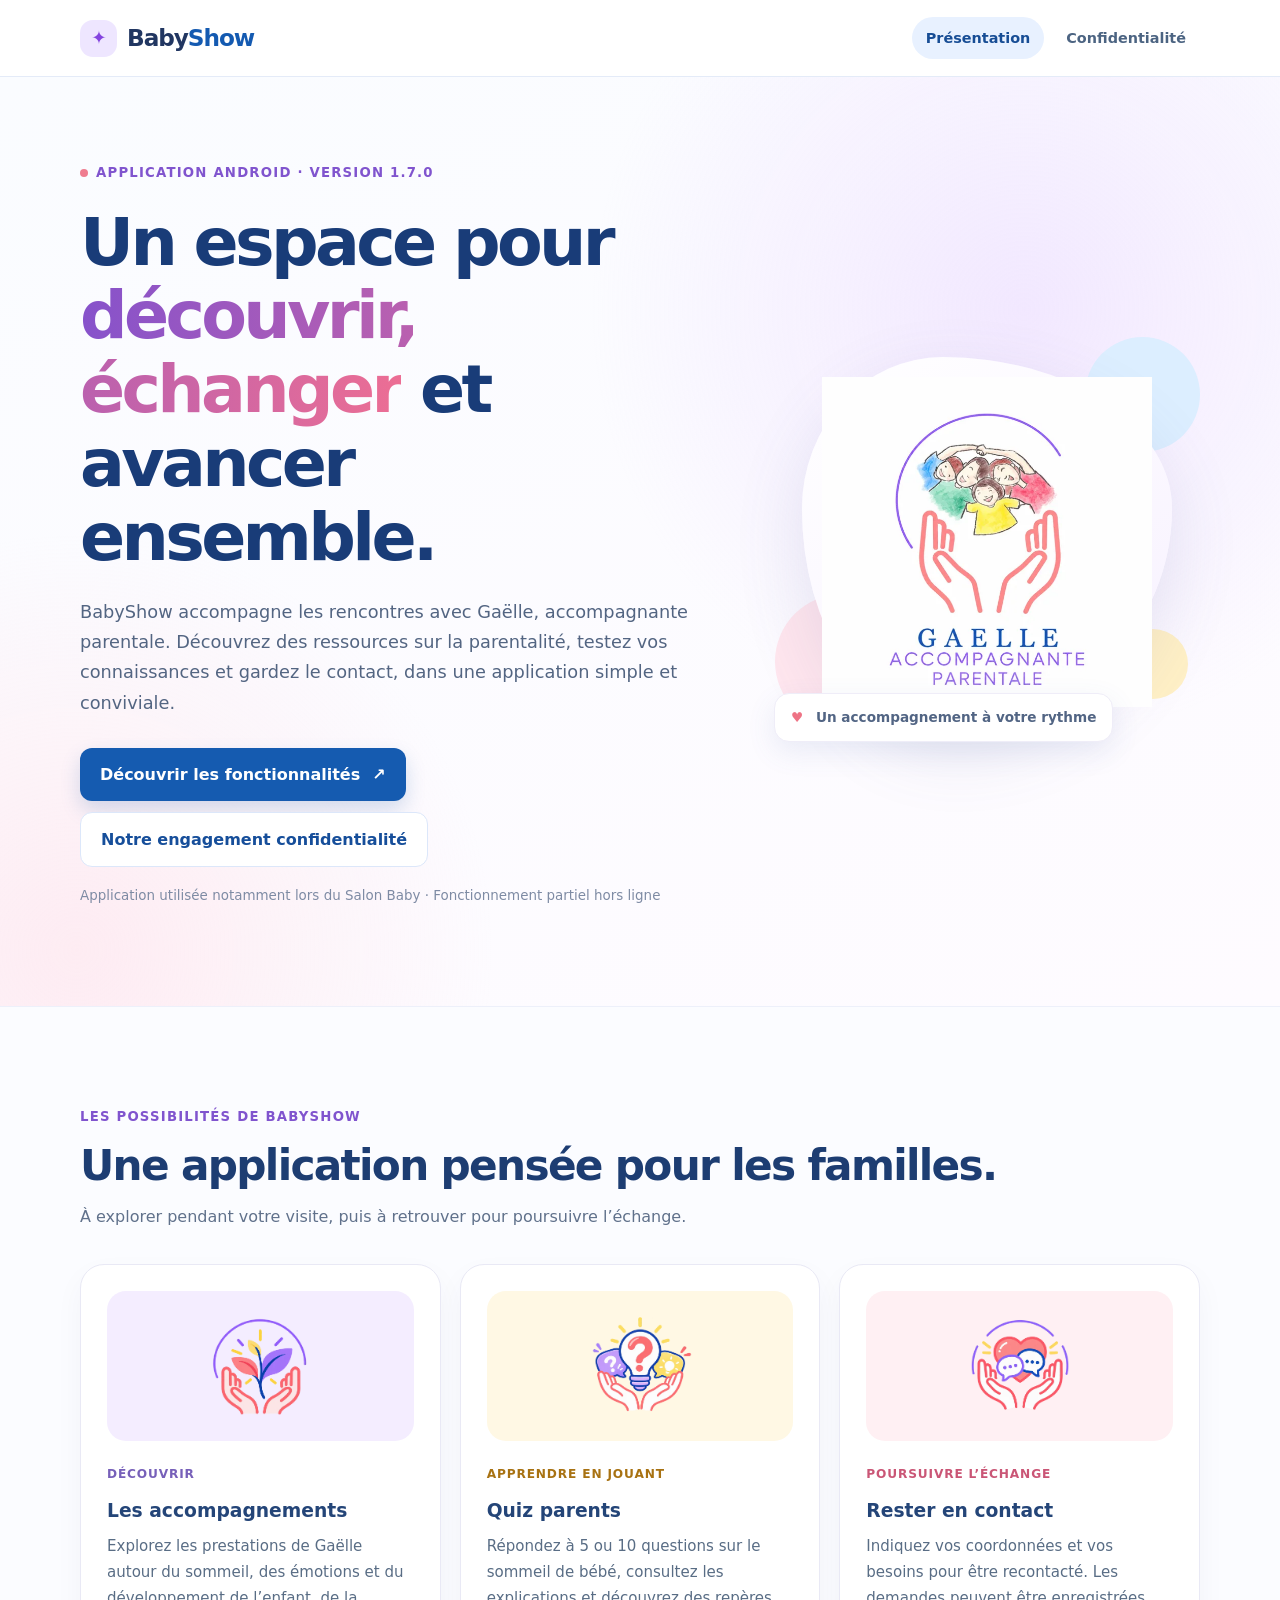
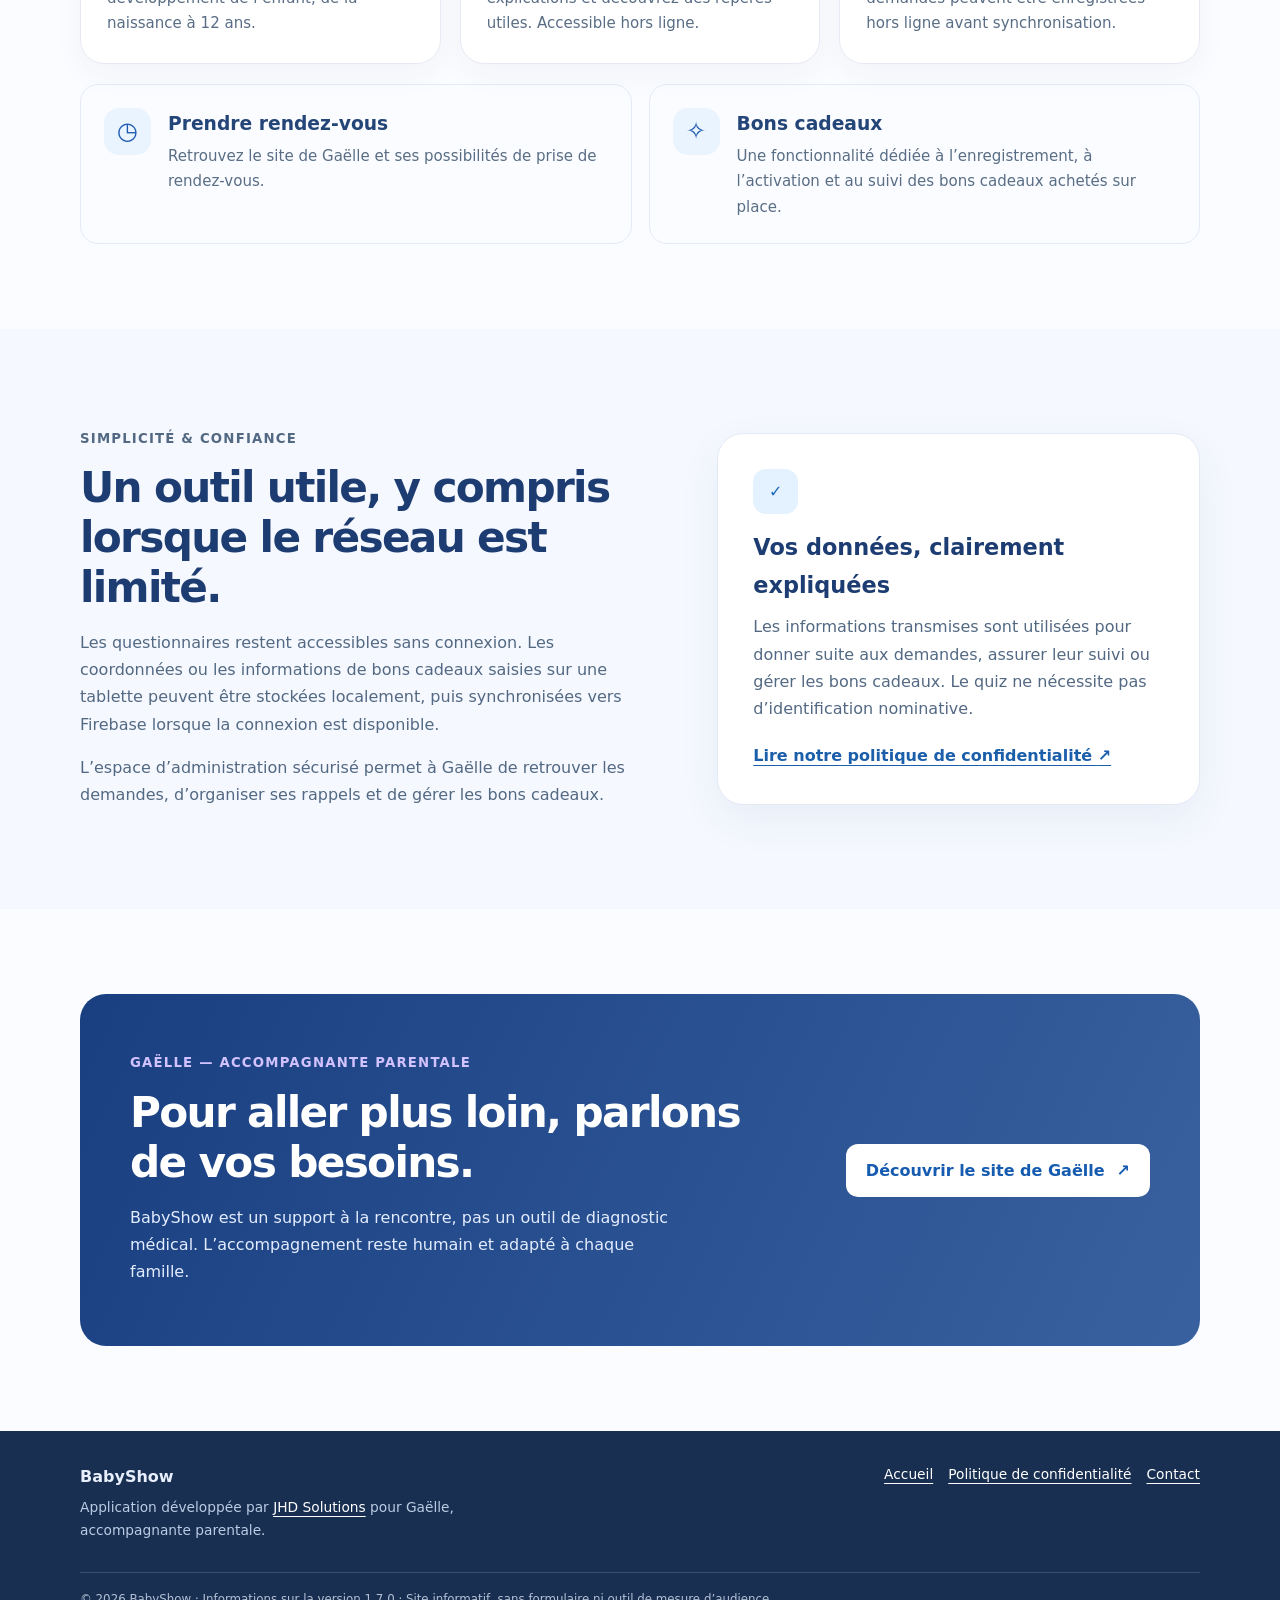
<file: index.html>
<!doctype html>
<html lang="fr">
<head>
  <meta charset="utf-8">
  <meta name="viewport" content="width=device-width, initial-scale=1">
  <meta name="theme-color" content="#1356a6">
  <meta name="description" content="BabyShow : découvrez les accompagnements de Gaëlle, un quiz sur le sommeil de bébé, les contacts et les bons cadeaux. Application Android développée par JHD Solutions.">
  <title>BabyShow — Découvrir, échanger, avancer ensemble</title>
  <link rel="icon" type="image/svg+xml" href="./favicon.svg">
  <link rel="stylesheet" href="./style.css">
</head>
<body>
  <a class="skip-link" href="#contenu">Passer au contenu</a>
  <header class="site-header">
    <div class="container header-row">
      <a class="brand" href="./" aria-label="BabyShow, accueil"><span class="brand-mark" aria-hidden="true">✦</span><span>Baby<span class="brand-blue">Show</span></span></a>
      <nav aria-label="Navigation principale"><a class="nav-active" href="./" aria-current="page">Présentation</a><a href="./confidentialite.html">Confidentialité</a></nav>
    </div>
  </header>
  <main id="contenu">
    <section class="hero">
      <div class="container hero-grid">
        <div>
          <div class="eyebrow"><span class="eyebrow-dot"></span> Application Android · Version 1.7.0</div>
          <h1>Un espace pour <em>découvrir, échanger</em> et avancer ensemble.</h1>
          <p class="lead">BabyShow accompagne les rencontres avec Gaëlle, accompagnante parentale. Découvrez des ressources sur la parentalité, testez vos connaissances et gardez le contact, dans une application simple et conviviale.</p>
          <div class="hero-actions"><a class="btn btn-primary" href="#fonctionnalites">Découvrir les fonctionnalités <span aria-hidden="true">↗</span></a><a class="btn btn-secondary" href="./confidentialite.html">Notre engagement confidentialité</a></div>
          <p class="helper">Application utilisée notamment lors du Salon Baby · Fonctionnement partiel hors ligne</p>
        </div>
        <div class="hero-graphic" aria-label="Illustration de l’univers de BabyShow">
          <span class="bubble bubble-a"></span><span class="bubble bubble-b"></span><span class="bubble bubble-c"></span>
          <div class="logo-frame"><img src="./assets/logo-gaelle.webp" alt="Logo de Gaëlle — Accompagnante parentale" width="330" height="330"></div>
          <div class="floating-note"><span class="floating-icon" aria-hidden="true">♥</span> Un accompagnement à votre rythme</div>
        </div>
      </div>
    </section>
    <section class="section" id="fonctionnalites">
      <div class="container"><p class="section-kicker">Les possibilités de BabyShow</p><h2>Une application pensée pour les familles.</h2><p class="section-intro">À explorer pendant votre visite, puis à retrouver pour poursuivre l’échange.</p>
        <div class="features">
          <article class="feature feature-purple"><div class="feature-art"><img loading="lazy" src="./assets/decouvrir.webp" alt="Illustration découvrir les accompagnements" width="128" height="128"></div><span class="small-tag">Découvrir</span><h3>Les accompagnements</h3><p>Explorez les prestations de Gaëlle autour du sommeil, des émotions et du développement de l’enfant, de la naissance à 12 ans.</p></article>
          <article class="feature feature-gold"><div class="feature-art"><img loading="lazy" src="./assets/quiz.webp" alt="Illustration quiz des parents" width="128" height="128"></div><span class="small-tag">Apprendre en jouant</span><h3>Quiz parents</h3><p>Répondez à 5 ou 10 questions sur le sommeil de bébé, consultez les explications et découvrez des repères utiles. Accessible hors ligne.</p></article>
          <article class="feature feature-pink"><div class="feature-art"><img loading="lazy" src="./assets/contact.webp" alt="Illustration rester en contact" width="128" height="128"></div><span class="small-tag">Poursuivre l’échange</span><h3>Rester en contact</h3><p>Indiquez vos coordonnées et vos besoins pour être recontacté. Les demandes peuvent être enregistrées hors ligne avant synchronisation.</p></article>
        </div>
        <div class="more-features"><div><span class="mini-symbol" aria-hidden="true">◷</span><div><h3>Prendre rendez-vous</h3><p>Retrouvez le site de Gaëlle et ses possibilités de prise de rendez-vous.</p></div></div><div><span class="mini-symbol" aria-hidden="true">✧</span><div><h3>Bons cadeaux</h3><p>Une fonctionnalité dédiée à l’enregistrement, à l’activation et au suivi des bons cadeaux achetés sur place.</p></div></div></div>
      </div>
    </section>
    <section class="section section-alt"><div class="container two-col"><div><p class="section-kicker">Simplicité & confiance</p><h2>Un outil utile, y compris lorsque le réseau est limité.</h2><p>Les questionnaires restent accessibles sans connexion. Les coordonnées ou les informations de bons cadeaux saisies sur une tablette peuvent être stockées localement, puis synchronisées vers Firebase lorsque la connexion est disponible.</p><p>L’espace d’administration sécurisé permet à Gaëlle de retrouver les demandes, d’organiser ses rappels et de gérer les bons cadeaux.</p></div><div class="note-card"><span class="note-mark" aria-hidden="true">✓</span><h3>Vos données, clairement expliquées</h3><p>Les informations transmises sont utilisées pour donner suite aux demandes, assurer leur suivi ou gérer les bons cadeaux. Le quiz ne nécessite pas d’identification nominative.</p><a class="text-link" href="./confidentialite.html">Lire notre politique de confidentialité <span aria-hidden="true">↗</span></a></div></div></section>
    <section class="section"><div class="container"><div class="cta-panel"><div><p class="section-kicker">Gaëlle — Accompagnante parentale</p><h2>Pour aller plus loin, parlons de vos besoins.</h2><p>BabyShow est un support à la rencontre, pas un outil de diagnostic médical. L’accompagnement reste humain et adapté à chaque famille.</p></div><a class="btn btn-light" href="https://www.gaelle-accompagnante-parentale.fr/" target="_blank" rel="noopener noreferrer">Découvrir le site de Gaëlle <span aria-hidden="true">↗</span></a></div></div></section>
  </main>
  <footer class="site-footer"><div class="container footer-row"><div><strong>BabyShow</strong><p>Application développée par <a href="https://github.com/jhd-solutions/" target="_blank" rel="noopener noreferrer">JHD Solutions</a> pour Gaëlle, accompagnante parentale.</p></div><nav aria-label="Liens de bas de page"><a href="./">Accueil</a><a href="./confidentialite.html">Politique de confidentialité</a><a href="mailto:gaelle.herrero.eje@gmail.com">Contact</a></nav></div><div class="container footer-bottom">© 2026 BabyShow · Informations sur la version 1.7.0 · Site informatif, sans formulaire ni outil de mesure d’audience.</div></footer>
</body>
</html>
</file>
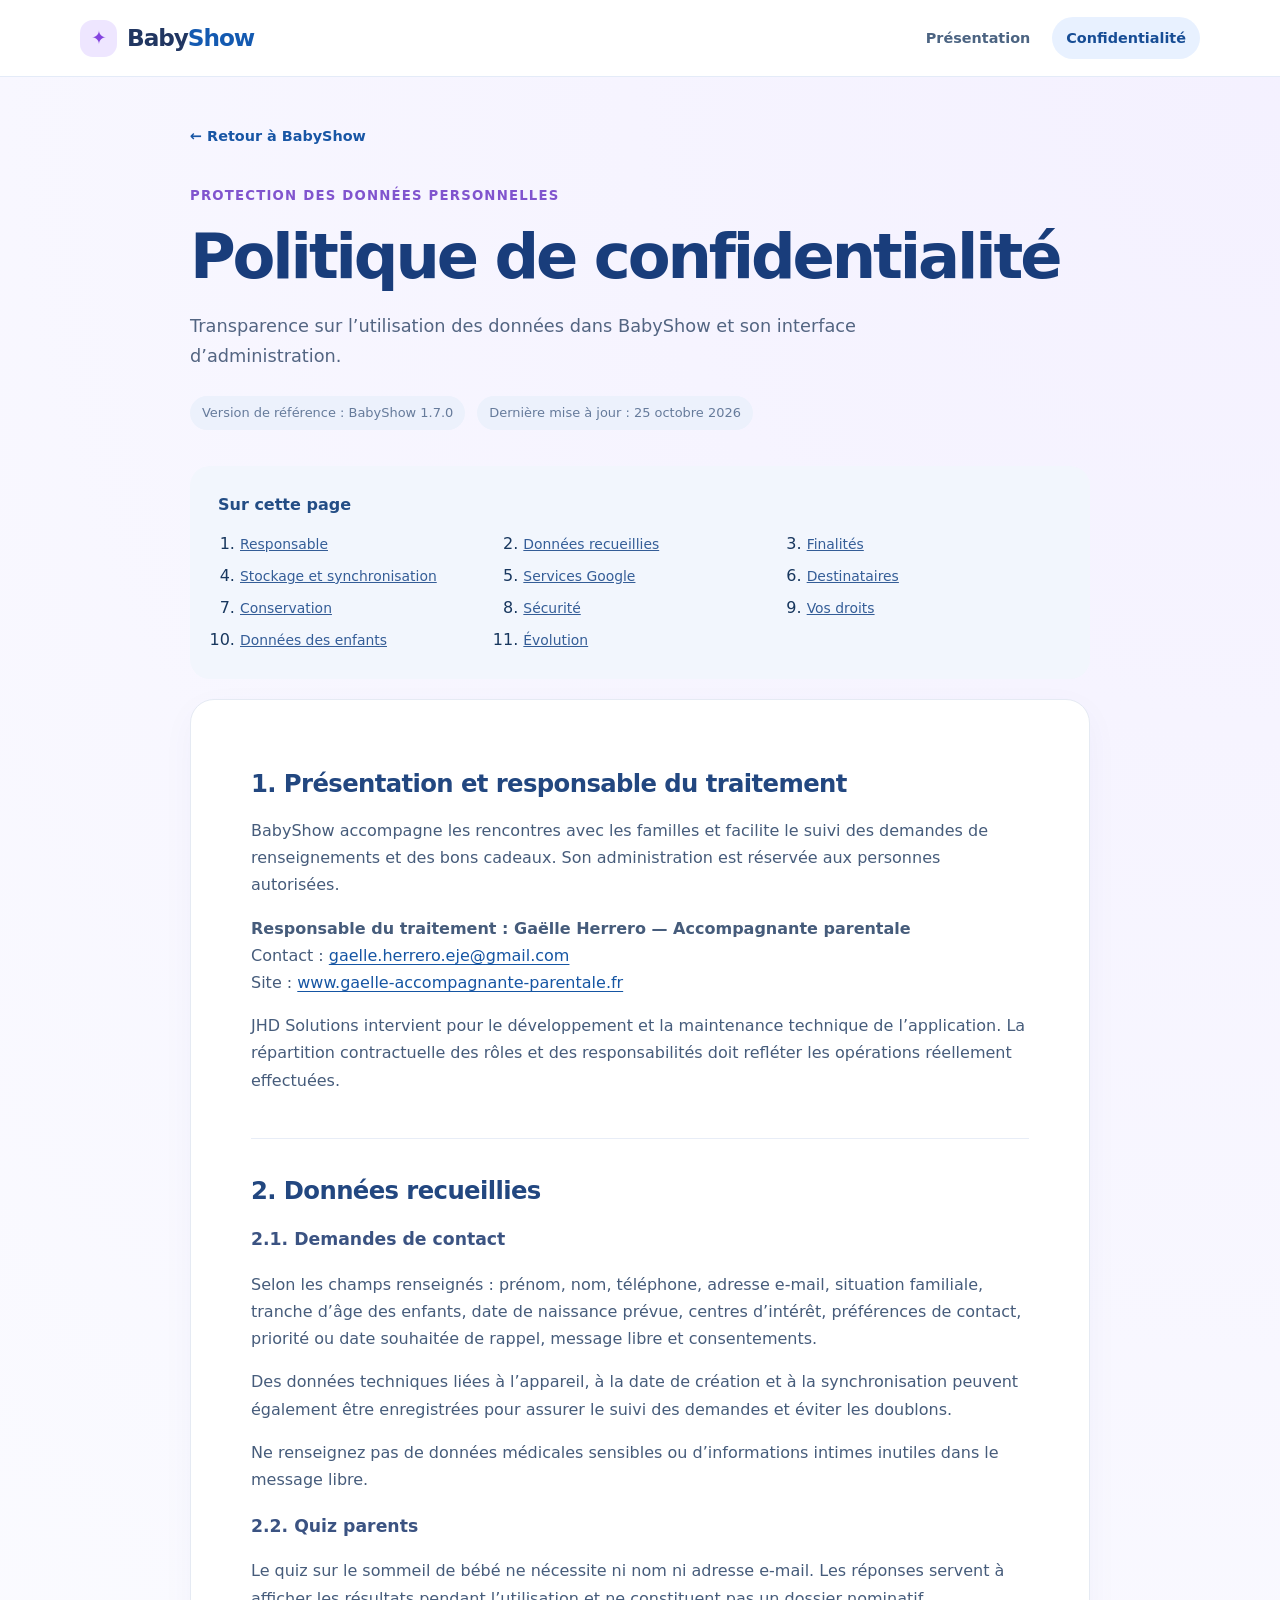
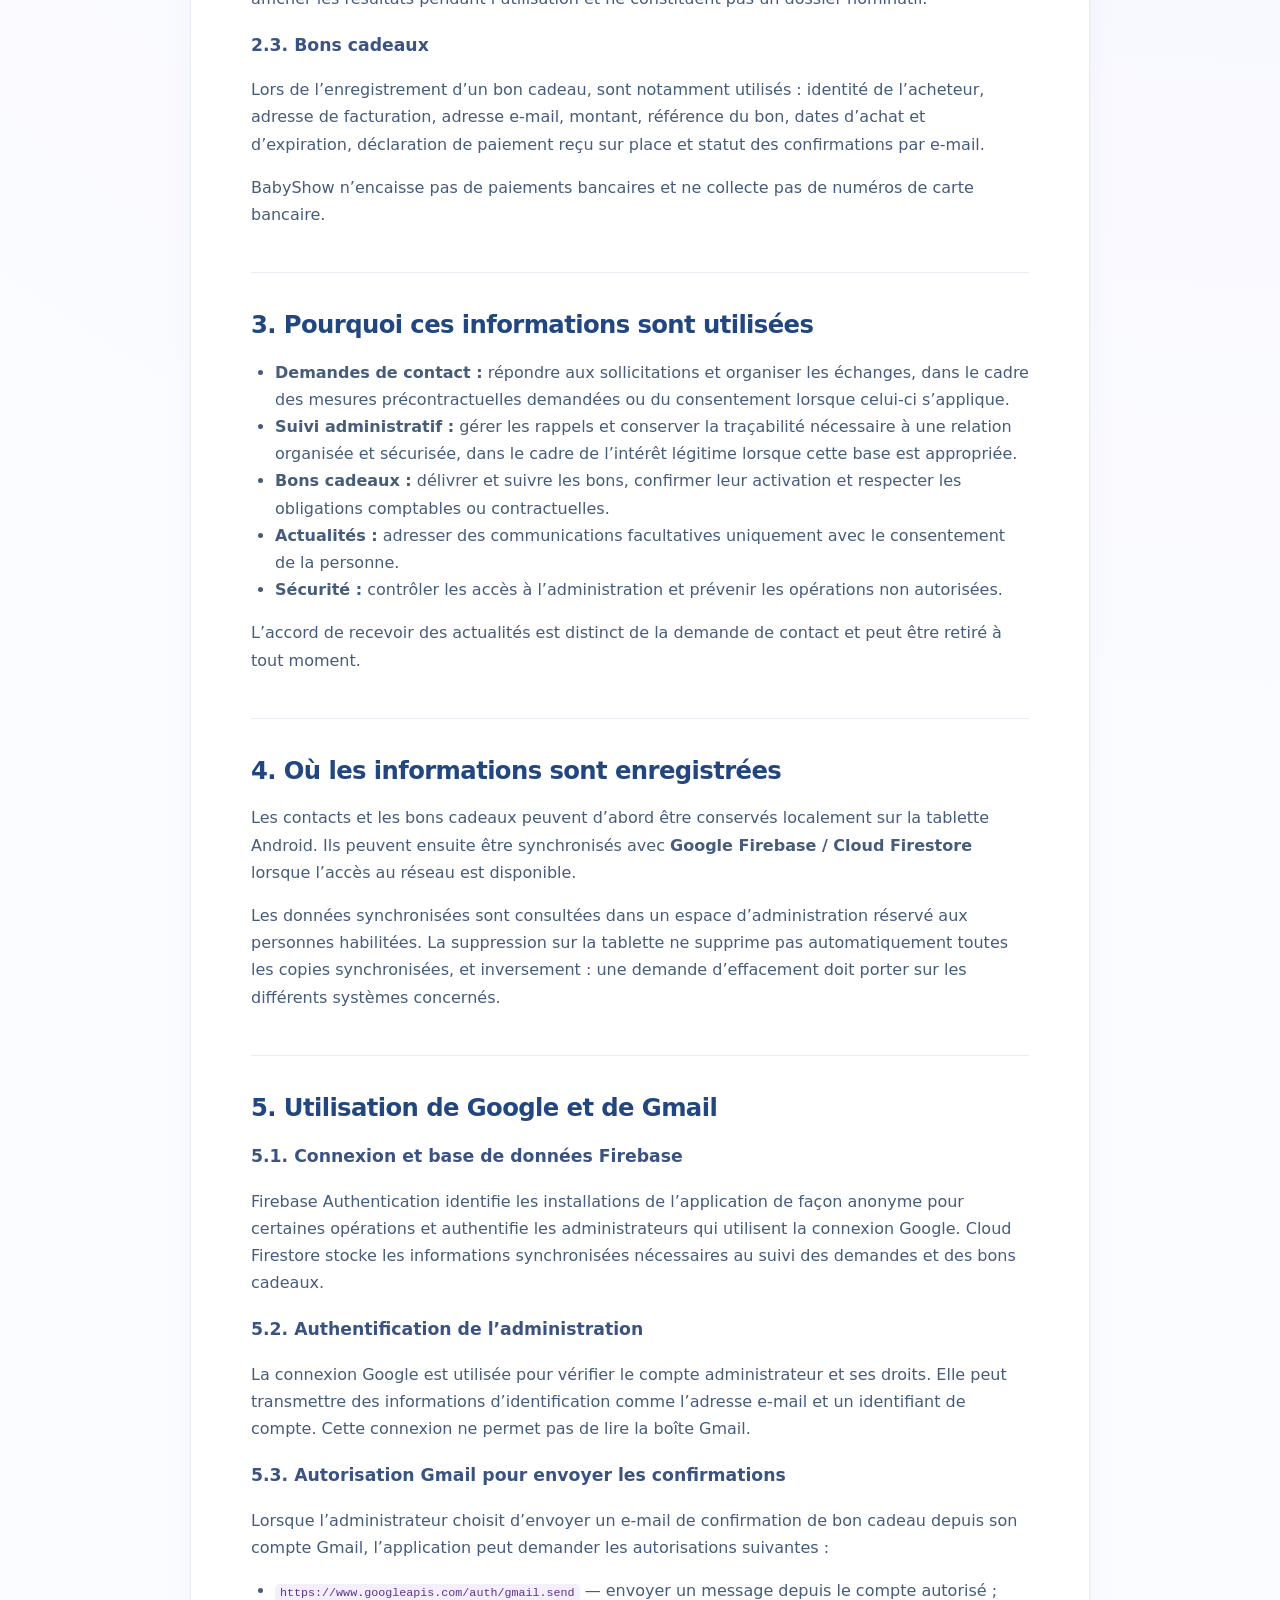
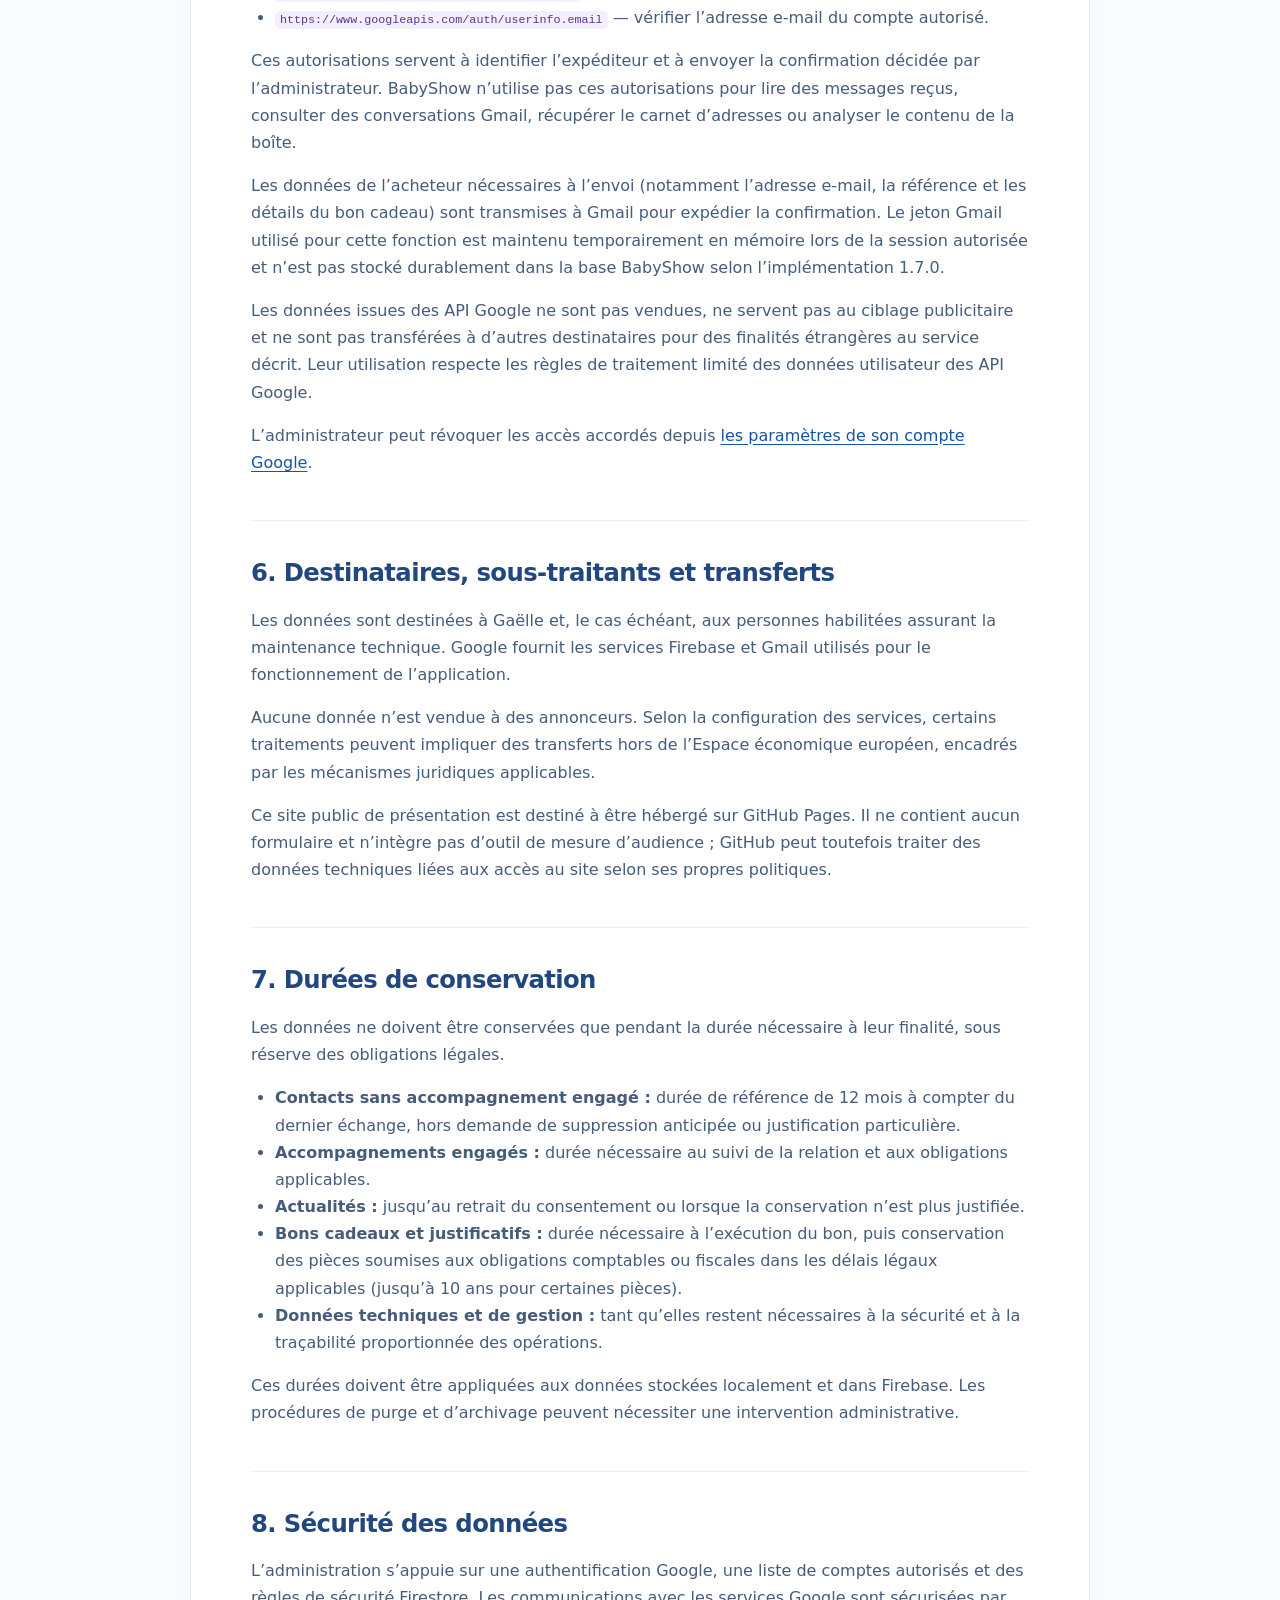
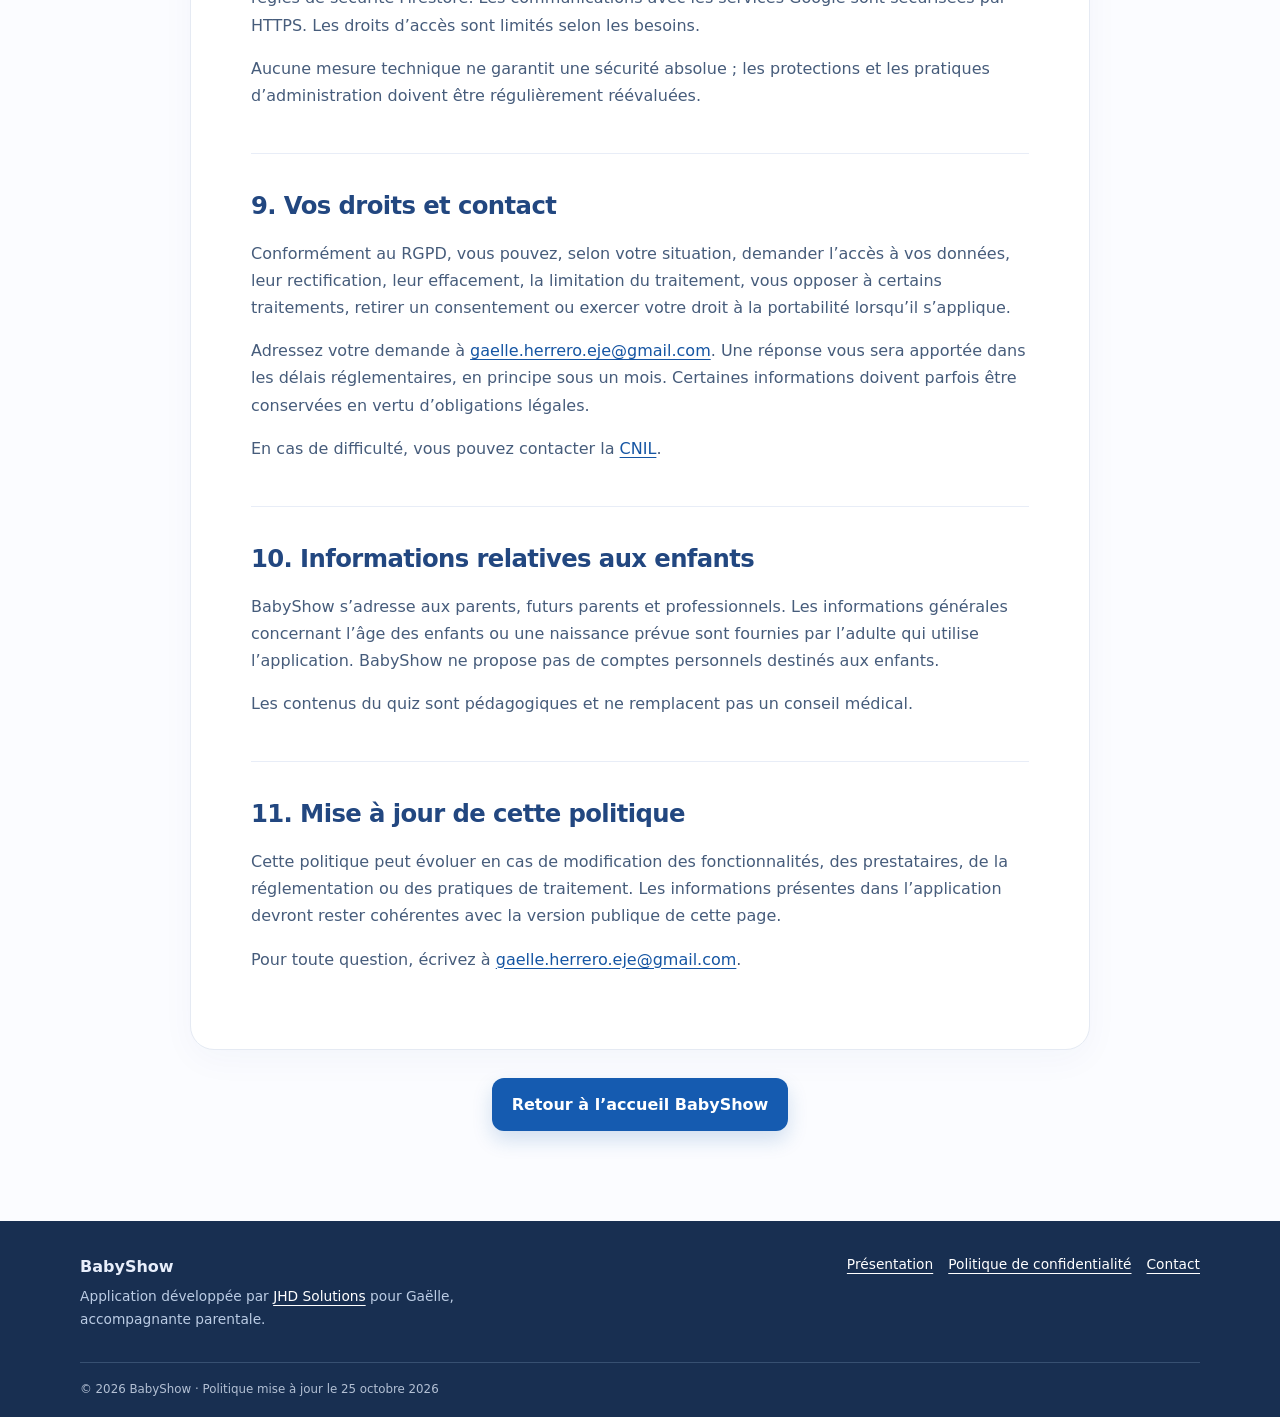
<file: confidentialite.html>
<!doctype html>
<html lang="fr">
<head>
  <meta charset="utf-8">
  <meta name="viewport" content="width=device-width, initial-scale=1">
  <meta name="theme-color" content="#1356a6">
  <meta name="description" content="Politique de confidentialité BabyShow : traitement des contacts et bons cadeaux, stockage Firebase, authentification Google et autorisation Gmail des administrateurs.">
  <title>Politique de confidentialité — BabyShow</title>
  <link rel="icon" type="image/svg+xml" href="./favicon.svg">
  <link rel="stylesheet" href="./style.css">
</head>
<body>
  <a class="skip-link" href="#contenu">Passer au contenu</a>
  <header class="site-header"><div class="container header-row"><a class="brand" href="./" aria-label="BabyShow, accueil"><span class="brand-mark" aria-hidden="true">✦</span><span>Baby<span class="brand-blue">Show</span></span></a><nav aria-label="Navigation principale"><a href="./">Présentation</a><a class="nav-active" href="./confidentialite.html" aria-current="page">Confidentialité</a></nav></div></header>
  <main id="contenu" class="legal-page">
    <div class="container legal-wrap">
      <a class="back-link" href="./">← Retour à BabyShow</a>
      <div class="legal-heading"><p class="section-kicker">Protection des données personnelles</p><h1>Politique de confidentialité</h1><p class="lead">Transparence sur l’utilisation des données dans BabyShow et son interface d’administration.</p><div class="legal-meta"><span>Version de référence : BabyShow 1.7.0</span><span>Dernière mise à jour : 25 octobre 2026</span></div></div>
      <aside class="summary" aria-label="Sommaire"><strong>Sur cette page</strong><ol><li><a href="#responsable">Responsable</a></li><li><a href="#donnees">Données recueillies</a></li><li><a href="#finalites">Finalités</a></li><li><a href="#stockage">Stockage et synchronisation</a></li><li><a href="#google">Services Google</a></li><li><a href="#destinataires">Destinataires</a></li><li><a href="#durees">Conservation</a></li><li><a href="#securite">Sécurité</a></li><li><a href="#droits">Vos droits</a></li><li><a href="#enfants">Données des enfants</a></li><li><a href="#evolution">Évolution</a></li></ol></aside>
      <div class="legal-content">
        <section id="responsable"><h2>1. Présentation et responsable du traitement</h2><p>BabyShow accompagne les rencontres avec les familles et facilite le suivi des demandes de renseignements et des bons cadeaux. Son administration est réservée aux personnes autorisées.</p><p><strong>Responsable du traitement : Gaëlle Herrero — Accompagnante parentale</strong><br>Contact : <a href="mailto:gaelle.herrero.eje@gmail.com">gaelle.herrero.eje@gmail.com</a><br>Site : <a href="https://www.gaelle-accompagnante-parentale.fr/">www.gaelle-accompagnante-parentale.fr</a></p><p>JHD Solutions intervient pour le développement et la maintenance technique de l’application. La répartition contractuelle des rôles et des responsabilités doit refléter les opérations réellement effectuées.</p></section>
        <section id="donnees"><h2>2. Données recueillies</h2><h3>2.1. Demandes de contact</h3><p>Selon les champs renseignés : prénom, nom, téléphone, adresse e-mail, situation familiale, tranche d’âge des enfants, date de naissance prévue, centres d’intérêt, préférences de contact, priorité ou date souhaitée de rappel, message libre et consentements.</p><p>Des données techniques liées à l’appareil, à la date de création et à la synchronisation peuvent également être enregistrées pour assurer le suivi des demandes et éviter les doublons.</p><p>Ne renseignez pas de données médicales sensibles ou d’informations intimes inutiles dans le message libre.</p><h3>2.2. Quiz parents</h3><p>Le quiz sur le sommeil de bébé ne nécessite ni nom ni adresse e-mail. Les réponses servent à afficher les résultats pendant l’utilisation et ne constituent pas un dossier nominatif.</p><h3>2.3. Bons cadeaux</h3><p>Lors de l’enregistrement d’un bon cadeau, sont notamment utilisés : identité de l’acheteur, adresse de facturation, adresse e-mail, montant, référence du bon, dates d’achat et d’expiration, déclaration de paiement reçu sur place et statut des confirmations par e-mail.</p><p>BabyShow n’encaisse pas de paiements bancaires et ne collecte pas de numéros de carte bancaire.</p></section>
        <section id="finalites"><h2>3. Pourquoi ces informations sont utilisées</h2><ul><li><strong>Demandes de contact :</strong> répondre aux sollicitations et organiser les échanges, dans le cadre des mesures précontractuelles demandées ou du consentement lorsque celui-ci s’applique.</li><li><strong>Suivi administratif :</strong> gérer les rappels et conserver la traçabilité nécessaire à une relation organisée et sécurisée, dans le cadre de l’intérêt légitime lorsque cette base est appropriée.</li><li><strong>Bons cadeaux :</strong> délivrer et suivre les bons, confirmer leur activation et respecter les obligations comptables ou contractuelles.</li><li><strong>Actualités :</strong> adresser des communications facultatives uniquement avec le consentement de la personne.</li><li><strong>Sécurité :</strong> contrôler les accès à l’administration et prévenir les opérations non autorisées.</li></ul><p>L’accord de recevoir des actualités est distinct de la demande de contact et peut être retiré à tout moment.</p></section>
        <section id="stockage"><h2>4. Où les informations sont enregistrées</h2><p>Les contacts et les bons cadeaux peuvent d’abord être conservés localement sur la tablette Android. Ils peuvent ensuite être synchronisés avec <strong>Google Firebase / Cloud Firestore</strong> lorsque l’accès au réseau est disponible.</p><p>Les données synchronisées sont consultées dans un espace d’administration réservé aux personnes habilitées. La suppression sur la tablette ne supprime pas automatiquement toutes les copies synchronisées, et inversement : une demande d’effacement doit porter sur les différents systèmes concernés.</p></section>
        <section id="google"><h2>5. Utilisation de Google et de Gmail</h2><h3>5.1. Connexion et base de données Firebase</h3><p>Firebase Authentication identifie les installations de l’application de façon anonyme pour certaines opérations et authentifie les administrateurs qui utilisent la connexion Google. Cloud Firestore stocke les informations synchronisées nécessaires au suivi des demandes et des bons cadeaux.</p><h3>5.2. Authentification de l’administration</h3><p>La connexion Google est utilisée pour vérifier le compte administrateur et ses droits. Elle peut transmettre des informations d’identification comme l’adresse e-mail et un identifiant de compte. Cette connexion ne permet pas de lire la boîte Gmail.</p><h3>5.3. Autorisation Gmail pour envoyer les confirmations</h3><p>Lorsque l’administrateur choisit d’envoyer un e-mail de confirmation de bon cadeau depuis son compte Gmail, l’application peut demander les autorisations suivantes :</p><ul><li><code>https://www.googleapis.com/auth/gmail.send</code> — envoyer un message depuis le compte autorisé ;</li><li><code>https://www.googleapis.com/auth/userinfo.email</code> — vérifier l’adresse e-mail du compte autorisé.</li></ul><p>Ces autorisations servent à identifier l’expéditeur et à envoyer la confirmation décidée par l’administrateur. BabyShow n’utilise pas ces autorisations pour lire des messages reçus, consulter des conversations Gmail, récupérer le carnet d’adresses ou analyser le contenu de la boîte.</p><p>Les données de l’acheteur nécessaires à l’envoi (notamment l’adresse e-mail, la référence et les détails du bon cadeau) sont transmises à Gmail pour expédier la confirmation. Le jeton Gmail utilisé pour cette fonction est maintenu temporairement en mémoire lors de la session autorisée et n’est pas stocké durablement dans la base BabyShow selon l’implémentation 1.7.0.</p><p>Les données issues des API Google ne sont pas vendues, ne servent pas au ciblage publicitaire et ne sont pas transférées à d’autres destinataires pour des finalités étrangères au service décrit. Leur utilisation respecte les règles de traitement limité des données utilisateur des API Google.</p><p>L’administrateur peut révoquer les accès accordés depuis <a href="https://myaccount.google.com/connections" target="_blank" rel="noopener noreferrer">les paramètres de son compte Google</a>.</p></section>
        <section id="destinataires"><h2>6. Destinataires, sous-traitants et transferts</h2><p>Les données sont destinées à Gaëlle et, le cas échéant, aux personnes habilitées assurant la maintenance technique. Google fournit les services Firebase et Gmail utilisés pour le fonctionnement de l’application.</p><p>Aucune donnée n’est vendue à des annonceurs. Selon la configuration des services, certains traitements peuvent impliquer des transferts hors de l’Espace économique européen, encadrés par les mécanismes juridiques applicables.</p><p>Ce site public de présentation est destiné à être hébergé sur GitHub Pages. Il ne contient aucun formulaire et n’intègre pas d’outil de mesure d’audience ; GitHub peut toutefois traiter des données techniques liées aux accès au site selon ses propres politiques.</p></section>
        <section id="durees"><h2>7. Durées de conservation</h2><p>Les données ne doivent être conservées que pendant la durée nécessaire à leur finalité, sous réserve des obligations légales.</p><ul><li><strong>Contacts sans accompagnement engagé :</strong> durée de référence de 12 mois à compter du dernier échange, hors demande de suppression anticipée ou justification particulière.</li><li><strong>Accompagnements engagés :</strong> durée nécessaire au suivi de la relation et aux obligations applicables.</li><li><strong>Actualités :</strong> jusqu’au retrait du consentement ou lorsque la conservation n’est plus justifiée.</li><li><strong>Bons cadeaux et justificatifs :</strong> durée nécessaire à l’exécution du bon, puis conservation des pièces soumises aux obligations comptables ou fiscales dans les délais légaux applicables (jusqu’à 10 ans pour certaines pièces).</li><li><strong>Données techniques et de gestion :</strong> tant qu’elles restent nécessaires à la sécurité et à la traçabilité proportionnée des opérations.</li></ul><p>Ces durées doivent être appliquées aux données stockées localement et dans Firebase. Les procédures de purge et d’archivage peuvent nécessiter une intervention administrative.</p></section>
        <section id="securite"><h2>8. Sécurité des données</h2><p>L’administration s’appuie sur une authentification Google, une liste de comptes autorisés et des règles de sécurité Firestore. Les communications avec les services Google sont sécurisées par HTTPS. Les droits d’accès sont limités selon les besoins.</p><p>Aucune mesure technique ne garantit une sécurité absolue ; les protections et les pratiques d’administration doivent être régulièrement réévaluées.</p></section>
        <section id="droits"><h2>9. Vos droits et contact</h2><p>Conformément au RGPD, vous pouvez, selon votre situation, demander l’accès à vos données, leur rectification, leur effacement, la limitation du traitement, vous opposer à certains traitements, retirer un consentement ou exercer votre droit à la portabilité lorsqu’il s’applique.</p><p>Adressez votre demande à <a href="mailto:gaelle.herrero.eje@gmail.com">gaelle.herrero.eje@gmail.com</a>. Une réponse vous sera apportée dans les délais réglementaires, en principe sous un mois. Certaines informations doivent parfois être conservées en vertu d’obligations légales.</p><p>En cas de difficulté, vous pouvez contacter la <a href="https://www.cnil.fr/" target="_blank" rel="noopener noreferrer">CNIL</a>.</p></section>
        <section id="enfants"><h2>10. Informations relatives aux enfants</h2><p>BabyShow s’adresse aux parents, futurs parents et professionnels. Les informations générales concernant l’âge des enfants ou une naissance prévue sont fournies par l’adulte qui utilise l’application. BabyShow ne propose pas de comptes personnels destinés aux enfants.</p><p>Les contenus du quiz sont pédagogiques et ne remplacent pas un conseil médical.</p></section>
        <section id="evolution"><h2>11. Mise à jour de cette politique</h2><p>Cette politique peut évoluer en cas de modification des fonctionnalités, des prestataires, de la réglementation ou des pratiques de traitement. Les informations présentes dans l’application devront rester cohérentes avec la version publique de cette page.</p><p>Pour toute question, écrivez à <a href="mailto:gaelle.herrero.eje@gmail.com">gaelle.herrero.eje@gmail.com</a>.</p></section>
      </div>
      <div class="legal-close"><a class="btn btn-primary" href="./">Retour à l’accueil BabyShow</a></div>
    </div>
  </main>
  <footer class="site-footer"><div class="container footer-row"><div><strong>BabyShow</strong><p>Application développée par <a href="https://github.com/jhd-solutions/" target="_blank" rel="noopener noreferrer">JHD Solutions</a> pour Gaëlle, accompagnante parentale.</p></div><nav aria-label="Liens de bas de page"><a href="./">Présentation</a><a href="./confidentialite.html">Politique de confidentialité</a><a href="mailto:gaelle.herrero.eje@gmail.com">Contact</a></nav></div><div class="container footer-bottom">© 2026 BabyShow · Politique mise à jour le 25 octobre 2026</div></footer>
</body>
</html>
</file>
<file: style.css>
@charset "UTF-8";
:root{font-family:system-ui,-apple-system,BlinkMacSystemFont,"Segoe UI",sans-serif;color:#18375e;background:#fbfcff;font-synthesis:none;text-rendering:optimizeLegibility;scroll-behavior:smooth}*,*::before,*::after{box-sizing:border-box}body{margin:0;line-height:1.7}a{color:inherit}a:focus-visible{outline:3px solid #a96ce4;outline-offset:4px;border-radius:4px}.container{width:min(1120px,calc(100% - 44px));margin-inline:auto}.skip-link{position:absolute;z-index:10;background:#fff;padding:12px;top:-80px;left:12px}.skip-link:focus{top:12px}.site-header{background:rgba(255,255,255,.94);position:sticky;top:0;z-index:5;border-bottom:1px solid #e4ebf8;backdrop-filter:blur(14px)}.header-row{min-height:76px;display:flex;align-items:center;justify-content:space-between;gap:18px}.brand{display:flex;align-items:center;gap:10px;font-size:1.45rem;line-height:1;font-weight:850;letter-spacing:-.045em;text-decoration:none;color:#213661}.brand-mark{display:inline-grid;place-items:center;width:37px;height:37px;color:#8444df;background:#eee6ff;border-radius:13px;font-size:1.15rem}.brand-blue{color:#145ab1}.site-header nav{display:flex;flex-wrap:wrap;gap:8px}.site-header nav a{font-weight:650;font-size:.9rem;padding:9px 14px;text-decoration:none;color:#4c6482;border-radius:999px}.site-header nav a:hover,.site-header nav a.nav-active{color:#174d95;background:#e8f1ff}.hero{overflow:hidden;background:radial-gradient(circle at 80% 25%,rgba(224,197,255,.36),transparent 35%),radial-gradient(circle at 6% 94%,rgba(255,212,223,.4),transparent 28%),linear-gradient(160deg,#fafcff,#fefbff);border-bottom:1px solid #edf0fa}.hero-grid{min-height:560px;display:grid;grid-template-columns:1.2fr .8fr;align-items:center;gap:55px;padding-block:85px}.eyebrow,.section-kicker{font-size:.83rem;font-weight:800;letter-spacing:.09em;text-transform:uppercase;color:#8054ce}.eyebrow{display:flex;align-items:center;gap:8px}.eyebrow-dot{height:8px;width:8px;background:#ef7c8f;border-radius:50%}.hero h1{font-size:clamp(2.4rem,5.2vw,4.3rem);line-height:1.11;letter-spacing:-.055em;color:#193c78;max-width:15ch;margin:21px 0 22px}.hero h1 em{font-style:normal;background:linear-gradient(90deg,#8652cb,#ec6e94);color:transparent;background-clip:text}.lead{font-size:1.11rem;color:#536582;max-width:58ch}.hero-actions{display:flex;flex-wrap:wrap;gap:11px;margin:30px 0 18px}.btn{display:inline-flex;align-items:center;justify-content:center;gap:12px;text-align:center;font-weight:750;text-decoration:none;padding:13px 20px;border-radius:12px;transition:transform .16s ease,box-shadow .16s ease}.btn:hover{transform:translateY(-2px)}.btn-primary{background:#155bb0;color:#fff;box-shadow:0 9px 20px rgba(19,86,166,.18)}.btn-secondary{background:#fff;color:#164e9a;border:1px solid #dce7fa}.btn-light{background:#fff;color:#155bb0}.helper{font-size:.84rem;color:#7e8ba4}.hero-graphic{position:relative;min-height:410px;display:grid;place-items:center}.logo-frame{position:relative;z-index:1;border-radius:38% 62% 60% 40%/41% 41% 59% 59%;width:min(100%,370px);aspect-ratio:1;background:linear-gradient(145deg,#fff,#f7f1ff);box-shadow:0 24px 70px rgba(91,102,155,.14);display:grid;place-items:center}.logo-frame img{width:94%;height:auto;max-width:330px}.bubble{position:absolute;border-radius:50%}.bubble-a{background:#dceeff;width:115px;height:115px;top:0;right:0}.bubble-b{background:#ffe6ee;width:135px;height:135px;bottom:18px;left:1px}.bubble-c{background:#fff0c6;width:70px;height:70px;bottom:48px;right:12px}.floating-note{z-index:2;position:absolute;left:0;bottom:5px;background:#fff;border:1px solid #efedf8;border-radius:15px;padding:12px 16px;box-shadow:0 10px 28px #536ab31d;color:#526584;font-size:.85rem;font-weight:700}.floating-icon{color:#ee7385;margin-right:8px}.section{padding:85px 0}.section h2{font-size:clamp(1.8rem,3.3vw,2.65rem);line-height:1.18;letter-spacing:-.04em;color:#1d3d72;margin:8px 0 12px}.section-intro{color:#60718b;margin:0 0 34px}.features{display:grid;grid-template-columns:repeat(3,minmax(0,1fr));gap:19px}.feature{padding:26px;border:1px solid #e9e9f5;border-radius:24px;background:#fff;box-shadow:0 12px 30px #20345d0a}.feature h3,.more-features h3{color:#244578;margin:8px 0}.feature p,.more-features p{color:#596d85;margin:0;font-size:.94rem}.feature-art{height:150px;display:grid;place-items:center;border-radius:19px;margin-bottom:18px}.feature-art img{width:128px;height:128px;object-fit:contain}.feature-purple .feature-art{background:#f4edff}.feature-gold .feature-art{background:#fff8e4}.feature-pink .feature-art{background:#fff0f3}.small-tag{font-size:.76rem;font-weight:800;text-transform:uppercase;letter-spacing:.07em;color:#7760b9}.feature-gold .small-tag{color:#a87212}.feature-pink .small-tag{color:#ca5676}.more-features{display:grid;grid-template-columns:1fr 1fr;gap:17px;margin-top:20px}.more-features>div{display:flex;gap:17px;padding:23px;border-radius:18px;border:1px solid #e4eaf5}.mini-symbol{display:grid;place-items:center;flex:0 0 47px;height:47px;background:#e9f4ff;border-radius:15px;color:#1d5ab0;font-size:1.5rem}.more-features h3{margin:0 0 4px}.section-alt{background:#f5f8fe}.two-col{display:grid;grid-template-columns:1fr .86fr;gap:76px;align-items:center}.two-col p{color:#536983}.note-card{background:#fff;padding:35px;border-radius:26px;border:1px solid #e4e9f7;box-shadow:0 15px 40px #365d9b12}.note-card h3{margin:14px 0 9px;font-size:1.4rem;color:#1d3d72}.note-card p{margin:0 0 20px}.note-mark{display:grid;place-items:center;background:#e4f1ff;color:#1a68bd;font-weight:900;width:45px;height:45px;border-radius:13px}.text-link{font-weight:800;color:#1b5fab;text-underline-offset:4px}.cta-panel{display:flex;align-items:center;justify-content:space-between;gap:35px;background:linear-gradient(115deg,#193f81,#39619f);border-radius:26px;padding:45px 50px;color:#fff}.cta-panel h2{color:#fff;max-width:21ch}.cta-panel p{color:#e4edff;max-width:55ch}.cta-panel .section-kicker{color:#d2c2ff}.cta-panel .btn{flex-shrink:0}.site-footer{background:#182f51;color:#e8effc;padding:32px 0 18px}.footer-row{display:flex;justify-content:space-between;gap:30px}.site-footer a{color:#fff;text-underline-offset:4px}.site-footer p{font-size:.86rem;color:#bbcce4;max-width:45ch;margin:5px 0}.site-footer nav{display:flex;flex-wrap:wrap;gap:15px;align-items:flex-start;font-size:.86rem}.footer-bottom{font-size:.74rem;color:#b3c0d4;border-top:1px solid #375071;margin-top:25px;padding-top:16px}.legal-page{background:radial-gradient(circle at top right,rgba(228,215,255,.3),transparent 38%);padding:45px 0 90px}.legal-wrap{max-width:900px}.back-link{color:#1856a5;text-decoration:none;font-weight:700;font-size:.9rem}.legal-heading{margin:36px 0}.legal-heading h1{font-size:clamp(2.2rem,5vw,3.9rem);color:#193d7b;line-height:1.16;letter-spacing:-.05em;margin:10px 0}.legal-heading .lead{max-width:680px}.legal-meta{display:flex;flex-wrap:wrap;gap:12px;color:#667b9b;font-size:.81rem;margin-top:24px}.legal-meta span{padding:6px 12px;background:#ecf1fc;border-radius:999px}.summary{background:#f2f6fd;border-radius:20px;padding:25px 28px;margin-bottom:20px}.summary strong{color:#234d85}.summary ol{display:grid;grid-template-columns:repeat(3,1fr);gap:5px 28px;padding-left:22px;margin:12px 0 0}.summary a{color:#345d97;font-size:.87rem}.legal-content{background:#fff;border:1px solid #e5eaf3;border-radius:24px;padding:32px clamp(24px,5vw,60px);box-shadow:0 10px 35px #1f418009}.legal-content section{padding:18px 0 28px;scroll-margin-top:100px}.legal-content section:not(:first-child){border-top:1px solid #e8edf7}.legal-content h2{font-size:1.52rem;line-height:1.3;letter-spacing:-.025em;color:#224780;margin:18px 0}.legal-content h3{font-size:1.08rem;color:#3b5382;margin:19px 0 5px}.legal-content p,.legal-content li{color:#465c7b}.legal-content a{color:#1555a3;text-underline-offset:3px}.legal-content code{word-break:break-word;color:#5e348f;background:#f4effc;padding:2px 5px;border-radius:5px;font-size:.9em}.legal-content ul{padding-left:24px}.legal-close{margin-top:28px;text-align:center}
@media(max-width:800px){.hero-grid{grid-template-columns:1fr;min-height:0;padding-block:65px;gap:12px}.hero h1{max-width:19ch}.hero-graphic{min-height:320px}.logo-frame{width:320px}.floating-note{left:8%}.features{grid-template-columns:1fr}.feature{display:grid;grid-template-columns:140px 1fr;grid-template-rows:auto auto 1fr;column-gap:18px;align-items:start}.feature-art{grid-row:1/4;height:140px;margin:0}.feature-art img{width:115px;height:115px}.two-col{grid-template-columns:1fr;gap:25px}.cta-panel{flex-direction:column;align-items:flex-start}.summary ol{grid-template-columns:repeat(2,1fr)}}
@media(max-width:560px){.container{width:min(100% - 30px,1120px)}.header-row{min-height:65px;align-items:flex-start;flex-direction:column;padding:13px 0;gap:9px}.site-header nav{gap:4px}.site-header nav a{font-size:.81rem;padding:6px 11px}.hero-grid{padding-block:47px}.hero h1{font-size:2.4rem}.hero-actions{display:flex;flex-direction:column}.hero-graphic{min-height:285px}.logo-frame{width:260px}.floating-note{font-size:.73rem;padding:9px 13px;left:0}.section{padding:55px 0}.feature{display:block}.feature-art{height:128px;margin-bottom:14px}.more-features{grid-template-columns:1fr}.cta-panel{padding:28px 25px}.footer-row{display:block}.site-footer nav{margin-top:20px;display:grid}.legal-page{padding-top:28px}.legal-heading{margin:22px 0}.summary ol{grid-template-columns:1fr}.legal-content{padding:15px 22px}.legal-content h2{font-size:1.3rem}.legal-meta span{font-size:.73rem}}
@media(prefers-reduced-motion:reduce){:root{scroll-behavior:auto}.btn{transition:none}.btn:hover{transform:none}}
</file>
